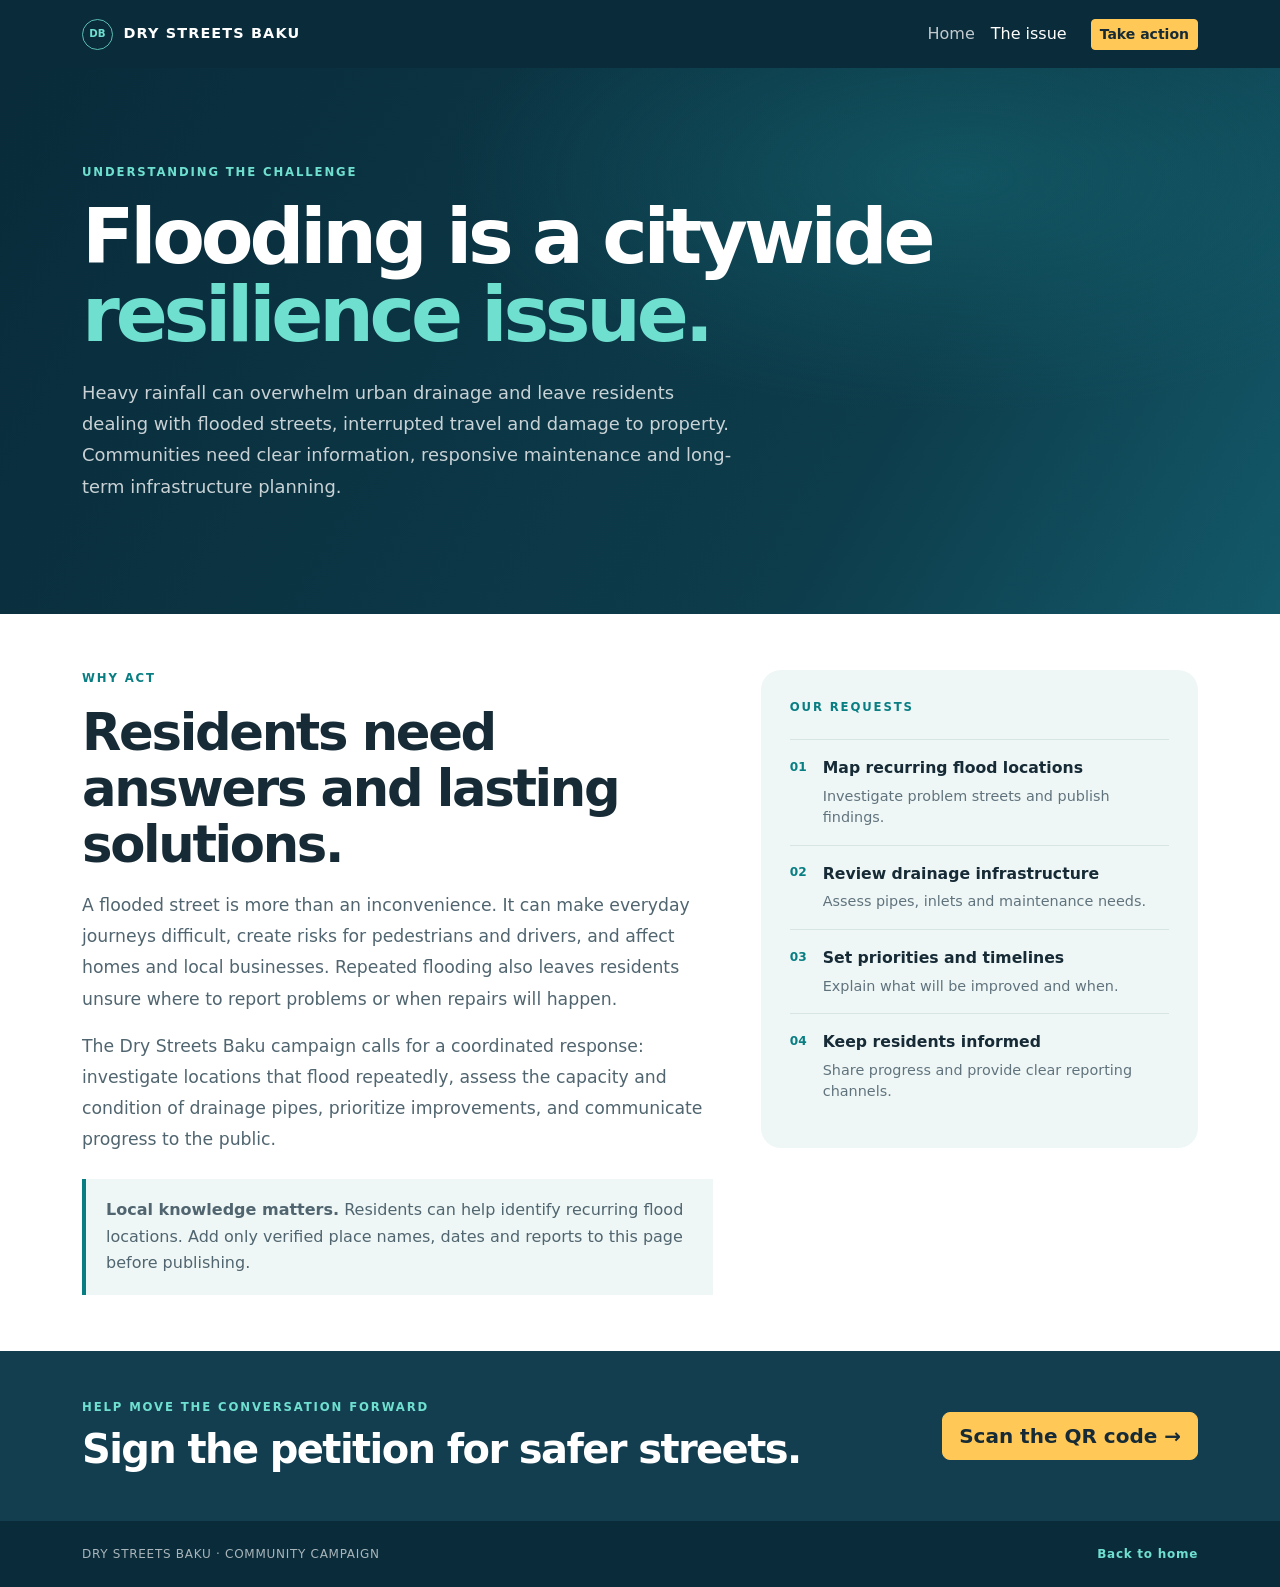
<file: about.html>
<!doctype html>
<html lang="en">
<head>
  <meta charset="utf-8">
  <meta name="viewport" content="width=device-width, initial-scale=1">
  <meta name="description" content="Learn about the Dry Streets Baku community campaign for flood resilience.">
  <title>The issue | Dry Streets Baku</title>
  <link href="https://cdn.jsdelivr.net/npm/bootstrap@5.3.3/dist/css/bootstrap.min.css" rel="stylesheet">
  <link href="styles.css" rel="stylesheet">
</head>
<body>
  <nav class="navbar navbar-expand-lg navbar-dark site-nav">
    <div class="container">
      <a class="navbar-brand fw-bold" href="index.html"><span class="brand-mark">DB</span> DRY STREETS BAKU</a>
      <button class="navbar-toggler" type="button" data-bs-toggle="collapse" data-bs-target="#mainNav" aria-controls="mainNav" aria-expanded="false" aria-label="Toggle navigation"><span class="navbar-toggler-icon"></span></button>
      <div class="collapse navbar-collapse" id="mainNav">
        <div class="navbar-nav ms-auto"><a class="nav-link" href="index.html">Home</a><a class="nav-link active" href="about.html">The issue</a></div>
        <a class="btn btn-warning btn-sm ms-lg-3 fw-semibold" href="index.html#petition">Take action</a>
      </div>
    </div>
  </nav>
  <main>
    <section class="page-hero">
      <div class="container py-5 py-lg-6">
        <p class="eyebrow">Understanding the challenge</p>
        <h1>Flooding is a citywide<br><span class="text-aqua">resilience issue.</span></h1>
        <p class="hero-copy col-lg-8">Heavy rainfall can overwhelm urban drainage and leave residents dealing with flooded streets, interrupted travel and damage to property. Communities need clear information, responsive maintenance and long-term infrastructure planning.</p>
      </div>
    </section>
    <section class="py-5 bg-white">
      <div class="container py-2">
        <div class="row g-5">
          <div class="col-lg-7">
            <p class="eyebrow text-teal">Why act</p>
            <h2 class="section-title">Residents need answers and lasting solutions.</h2>
            <p class="body-copy">A flooded street is more than an inconvenience. It can make everyday journeys difficult, create risks for pedestrians and drivers, and affect homes and local businesses. Repeated flooding also leaves residents unsure where to report problems or when repairs will happen.</p>
            <p class="body-copy">The Dry Streets Baku campaign calls for a coordinated response: investigate locations that flood repeatedly, assess the capacity and condition of drainage pipes, prioritize improvements, and communicate progress to the public.</p>
            <div class="callout mt-4"><strong>Local knowledge matters.</strong> Residents can help identify recurring flood locations. Add only verified place names, dates and reports to this page before publishing.</div>
          </div>
          <div class="col-lg-5">
            <div class="info-panel">
              <p class="eyebrow text-teal">Our requests</p>
              <ul class="request-list">
                <li><span>01</span><div><strong>Map recurring flood locations</strong><p>Investigate problem streets and publish findings.</p></div></li>
                <li><span>02</span><div><strong>Review drainage infrastructure</strong><p>Assess pipes, inlets and maintenance needs.</p></div></li>
                <li><span>03</span><div><strong>Set priorities and timelines</strong><p>Explain what will be improved and when.</p></div></li>
                <li><span>04</span><div><strong>Keep residents informed</strong><p>Share progress and provide clear reporting channels.</p></div></li>
              </ul>
            </div>
          </div>
        </div>
      </div>
    </section>
    <section class="closing-band py-5"><div class="container d-flex flex-column flex-lg-row align-items-lg-center justify-content-between gap-4"><div><p class="eyebrow mb-2">Help move the conversation forward</p><h2 class="mb-0">Sign the petition for safer streets.</h2></div><a class="btn btn-warning btn-lg fw-bold flex-shrink-0" href="index.html#petition">Scan the QR code <span aria-hidden="true">→</span></a></div></section>
  </main>
  <footer class="site-footer"><div class="container d-flex flex-column flex-md-row justify-content-between gap-2"><span>DRY STREETS BAKU · COMMUNITY CAMPAIGN</span><a href="index.html" class="footer-link">Back to home</a></div></footer>
  <script src="https://cdn.jsdelivr.net/npm/bootstrap@5.3.3/dist/js/bootstrap.bundle.min.js"></script>
</body>
</html>
</file>
<file: styles.css>
:root{--navy:#092b3a;--navy-2:#123e50;--teal:#087e83;--aqua:#6fe0d0;--yellow:#ffc857;--ink:#172b36;--muted:#60737d;--pale:#eff7f6}
*{box-sizing:border-box}
body{font-family:Inter,ui-sans-serif,system-ui,-apple-system,"Segoe UI",sans-serif;color:var(--ink);background:#fff}
.site-nav{background:var(--navy);padding:.85rem 0}.navbar-brand{font-size:.9rem;letter-spacing:.08em;display:flex;align-items:center;gap:.65rem}.brand-mark{width:31px;height:31px;border:1px solid rgba(111,224,208,.8);color:var(--aqua);border-radius:50%;display:inline-flex;align-items:center;justify-content:center;font-size:.64rem;letter-spacing:0}.nav-link{color:rgba(255,255,255,.75)!important}.nav-link:hover,.nav-link.active{color:#fff!important}
.hero-section,.page-hero{background:radial-gradient(ellipse at 75% 20%,rgba(23,111,122,.48),transparent 38%),linear-gradient(120deg,var(--navy),#0d3c4b 68%,#135969);color:#fff;overflow:hidden}.py-lg-6{padding-top:6rem!important;padding-bottom:6rem!important}.eyebrow{text-transform:uppercase;letter-spacing:.16em;font-size:.73rem;font-weight:800;color:var(--aqua);margin-bottom:1rem}.hero-section h1,.page-hero h1{font-size:clamp(2.65rem,6vw,5.1rem);font-weight:850;letter-spacing:-.055em;line-height:1.02;margin-bottom:1.4rem}.text-aqua{color:var(--aqua)}.hero-copy{font-size:1.12rem;line-height:1.75;color:rgba(255,255,255,.78);max-width:660px}.btn-warning{background:var(--yellow);border-color:var(--yellow);color:#172b36}.btn-warning:hover{background:#ffda83;border-color:#ffda83;color:#172b36}.btn-outline-light:hover{color:var(--navy)}
.rain-card{height:350px;position:relative;border:1px solid rgba(255,255,255,.18);border-radius:28px;background:linear-gradient(180deg,rgba(117,208,210,.12),rgba(7,34,48,.16));overflow:hidden}.rain-sun{position:absolute;width:95px;height:95px;right:45px;top:42px;border-radius:50%;background:rgba(255,200,87,.85);box-shadow:0 0 65px rgba(255,200,87,.3)}.city-line{position:absolute;bottom:92px;left:0;right:0;height:165px;display:flex;align-items:end;gap:7px;padding:0 18px}.city-line span{flex:1;background:#0a2938;border:1px solid rgba(111,224,208,.25);position:relative}.city-line span:after{content:"";position:absolute;inset:14px 8px;background:repeating-linear-gradient(90deg,transparent 0 13px,rgba(111,224,208,.6) 13px 16px),repeating-linear-gradient(0deg,transparent 0 18px,rgba(111,224,208,.45) 18px 21px)}.city-line span:nth-child(1){height:52%}.city-line span:nth-child(2){height:80%}.city-line span:nth-child(3){height:62%}.city-line span:nth-child(4){height:100%}.city-line span:nth-child(5){height:69%}.city-line span:nth-child(6){height:86%}.city-line span:nth-child(7){height:55%}.water-line{position:absolute;bottom:0;height:96px;width:100%;background:repeating-linear-gradient(174deg,rgba(111,224,208,.12) 0 2px,transparent 2px 16px),linear-gradient(180deg,rgba(31,152,160,.45),rgba(4,70,91,.8));border-top:1px solid rgba(111,224,208,.7)}.rain-label{position:absolute;bottom:21px;left:24px;font-size:.67rem;letter-spacing:.18em;color:rgba(255,255,255,.72);font-weight:700}
.petition-section{background:var(--pale)}.text-teal{color:var(--teal)}.section-title{font-size:clamp(2rem,4vw,3.25rem);font-weight:800;letter-spacing:-.045em;line-height:1.1;margin-bottom:1.1rem}.lead-text,.body-copy{color:#50656f;font-size:1.08rem;line-height:1.8;max-width:680px}.btn-teal{background:var(--teal);border-color:var(--teal);color:#fff}.btn-teal:hover{background:#06666a;border-color:#06666a;color:#fff}.qr-panel{background:#fff;border:1px solid #d7e6e3;border-radius:24px;padding:2rem;max-width:350px;margin:auto;box-shadow:0 18px 48px rgba(13,57,67,.08)}.qr-box{background:white;min-height:220px;display:flex;align-items:center;justify-content:center;padding:10px}.qr-box canvas,.qr-box img{margin:0 auto;max-width:100%}.qr-caption{font-size:.77rem;font-weight:850;letter-spacing:.12em;color:var(--navy);margin-top:1rem}.qr-subcaption{font-size:.82rem;color:var(--muted);margin-top:.35rem}.qr-placeholder{width:200px;height:200px;border:2px dashed #aac6c2;border-radius:12px;display:flex;align-items:center;justify-content:center;color:#617a7c;font-size:.88rem;padding:1.5rem;text-align:center}.ask-section{background:#fff}.ask-card{height:100%;padding:1.6rem;border-top:3px solid var(--aqua);background:#f6faf9}.ask-number{font-size:.72rem;letter-spacing:.12em;color:var(--teal);font-weight:850}.ask-card h3{font-size:1.2rem;margin:.8rem 0 .55rem;font-weight:750}.ask-card p{color:var(--muted);line-height:1.65;margin:0}.text-link,.footer-link{color:var(--teal);font-weight:700;text-decoration:none}.text-link:hover,.footer-link:hover{text-decoration:underline}.site-footer{padding:1.5rem 0;background:var(--navy);color:rgba(255,255,255,.65);font-size:.75rem;letter-spacing:.06em}.footer-link{color:var(--aqua)}.callout{padding:1.15rem 1.25rem;border-left:4px solid var(--teal);background:var(--pale);color:#50656f;line-height:1.65}.info-panel{padding:1.8rem;background:var(--pale);border-radius:20px}.request-list{list-style:none;padding:0;margin:1.4rem 0 0}.request-list li{display:flex;gap:1rem;padding:1rem 0;border-top:1px solid #d7e6e3}.request-list li>span{color:var(--teal);font-weight:850;font-size:.76rem;padding-top:.1rem}.request-list strong{font-size:.98rem}.request-list p{margin:.35rem 0 0;color:var(--muted);font-size:.9rem;line-height:1.5}.closing-band{background:var(--navy-2);color:#fff}.closing-band h2{font-size:clamp(1.7rem,4vw,2.5rem);font-weight:800;letter-spacing:-.04em}
@media(max-width:767.98px){.py-lg-6{padding-top:4rem!important;padding-bottom:4rem!important}.rain-card{height:270px}.qr-panel{margin-top:.5rem}.hero-section h1,.page-hero h1{font-size:clamp(2.55rem,12vw,4rem)}}
</file>
